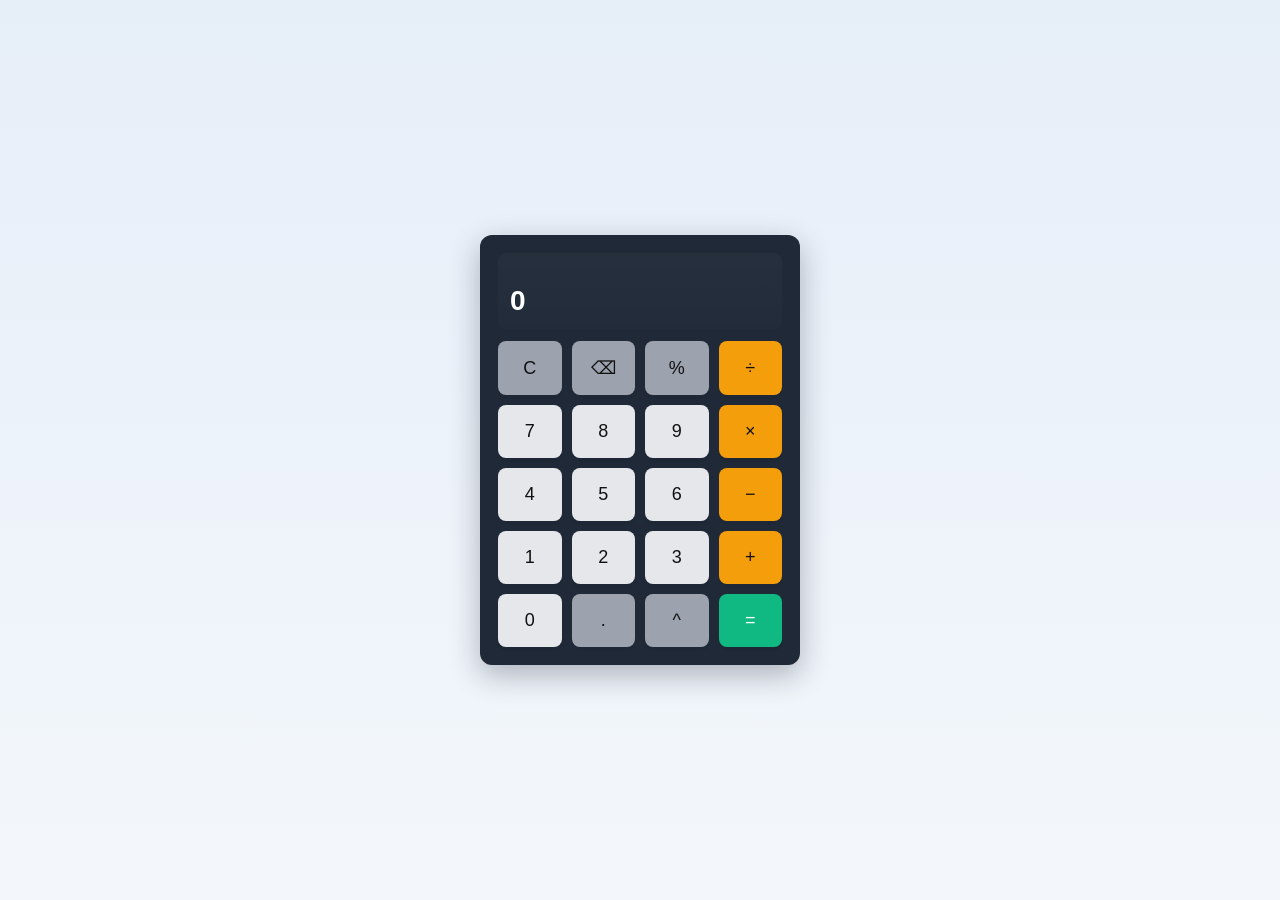
<file: index.html>
<!doctype html>
<html lang="en">
  <head>
    <meta charset="utf-8" />
    <meta name="viewport" content="width=device-width,initial-scale=1" />
    <title>Simple Calculator</title>
    <link rel="stylesheet" href="styles.css" />
  </head>
  <body>
    <div class="calculator">
      <div class="display" id="display">
        <div id="expression" class="expression"></div>
        <div id="result" class="result">0</div>
      </div>

      <div class="keys">
        <button class="key func" data-action="clear">C</button>
        <button class="key func" data-action="back">⌫</button>
        <button class="key func" data-action="percent">%</button>
        <button class="key op" data-action="/">÷</button>

        <button class="key" data-action="7">7</button>
        <button class="key" data-action="8">8</button>
        <button class="key" data-action="9">9</button>
        <button class="key op" data-action="*">×</button>

        <button class="key" data-action="4">4</button>
        <button class="key" data-action="5">5</button>
        <button class="key" data-action="6">6</button>
        <button class="key op" data-action="-">−</button>

        <button class="key" data-action="1">1</button>
        <button class="key" data-action="2">2</button>
        <button class="key" data-action="3">3</button>
        <button class="key op" data-action="+">+</button>

        <button class="key" data-action="0">0</button>
        <button class="key func" data-action=".">.</button>
        <button class="key func" data-action="power">^</button>
        <button class="key equals" data-action="=">=</button>
      </div>
    </div>

    <script src="calculator.js"></script>
  </body>
</html>
</file>
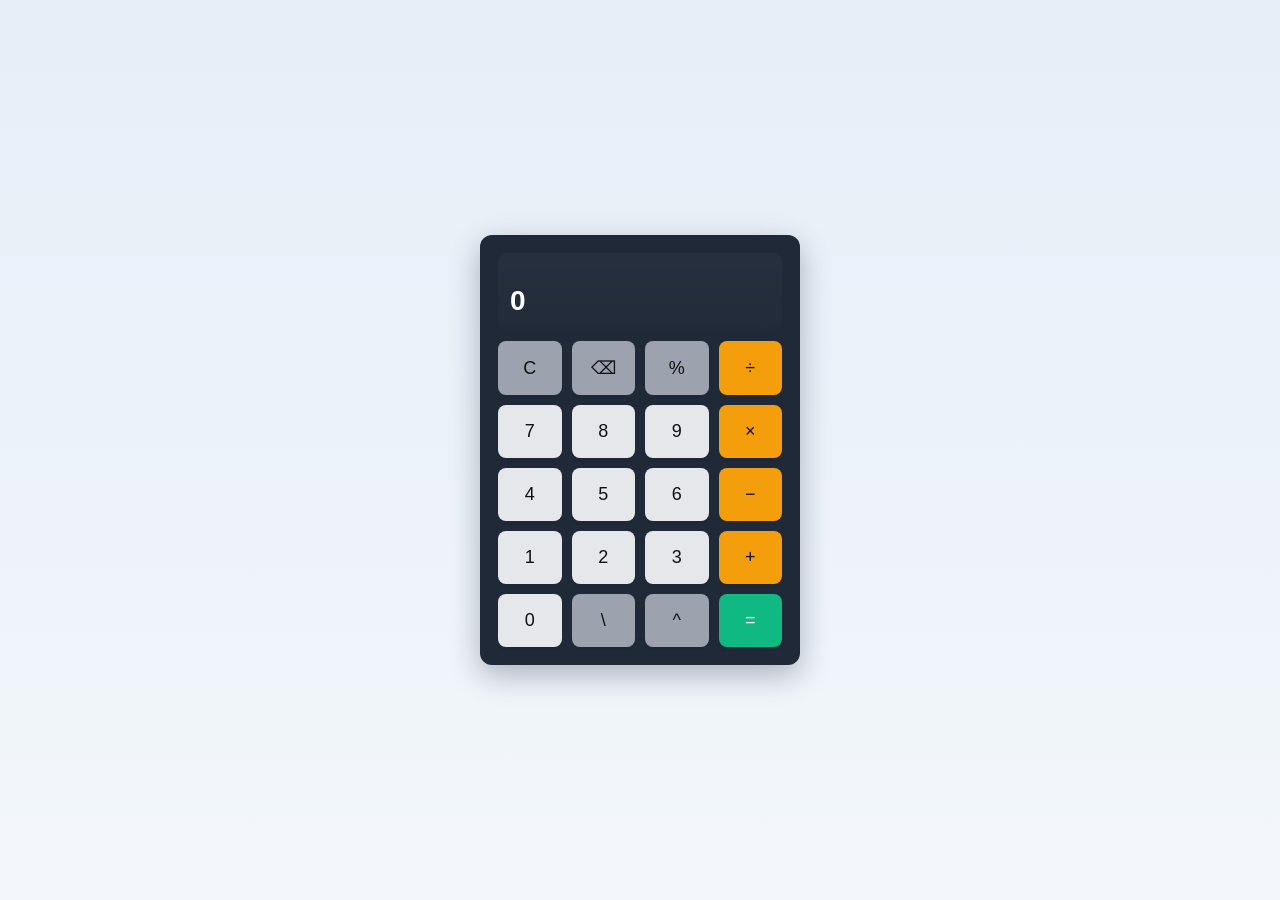
<file: 426_calculator.html>
<!doctype html>
<html lang="en">
  <head>
    <meta charset="utf-8" />
    <meta name="viewport" content="width=device-width,initial-scale=1" />
    <title>Simple Calculator</title>
    <link rel="stylesheet" href="styles.css" />
  </head>
  <body>
    <div class="calculator">
      <div class="display" id="display">
        <div id="expression" class="expression"></div>
        <div id="result" class="result">0</div>
      </div>

      <div class="keys">
        <button class="key func" data-action="clear">C</button>
        <button class="key func" data-action="back">⌫</button>
        <button class="key func" data-action="percent">%</button>
        <button class="key op" data-action="/">÷</button>

        <button class="key" data-action="7">7</button>
        <button class="key" data-action="8">8</button>
        <button class="key" data-action="9">9</button>
        <button class="key op" data-action="*">×</button>

        <button class="key" data-action="4">4</button>
        <button class="key" data-action="5">5</button>
        <button class="key" data-action="6">6</button>
        <button class="key op" data-action="-">−</button>

        <button class="key" data-action="1">1</button>
        <button class="key" data-action="2">2</button>
        <button class="key" data-action="3">3</button>
        <button class="key op" data-action="+">+</button>

        <button class="key" data-action="0">0</button>
        <button class="key func" data-action="\">\</button>
        <button class="key func" data-action="power">^</button>
        <button class="key equals" data-action="=">=</button>
      </div>
    </div>

    <script src="calculator.js"></script>
  </body>
</html>
</file>
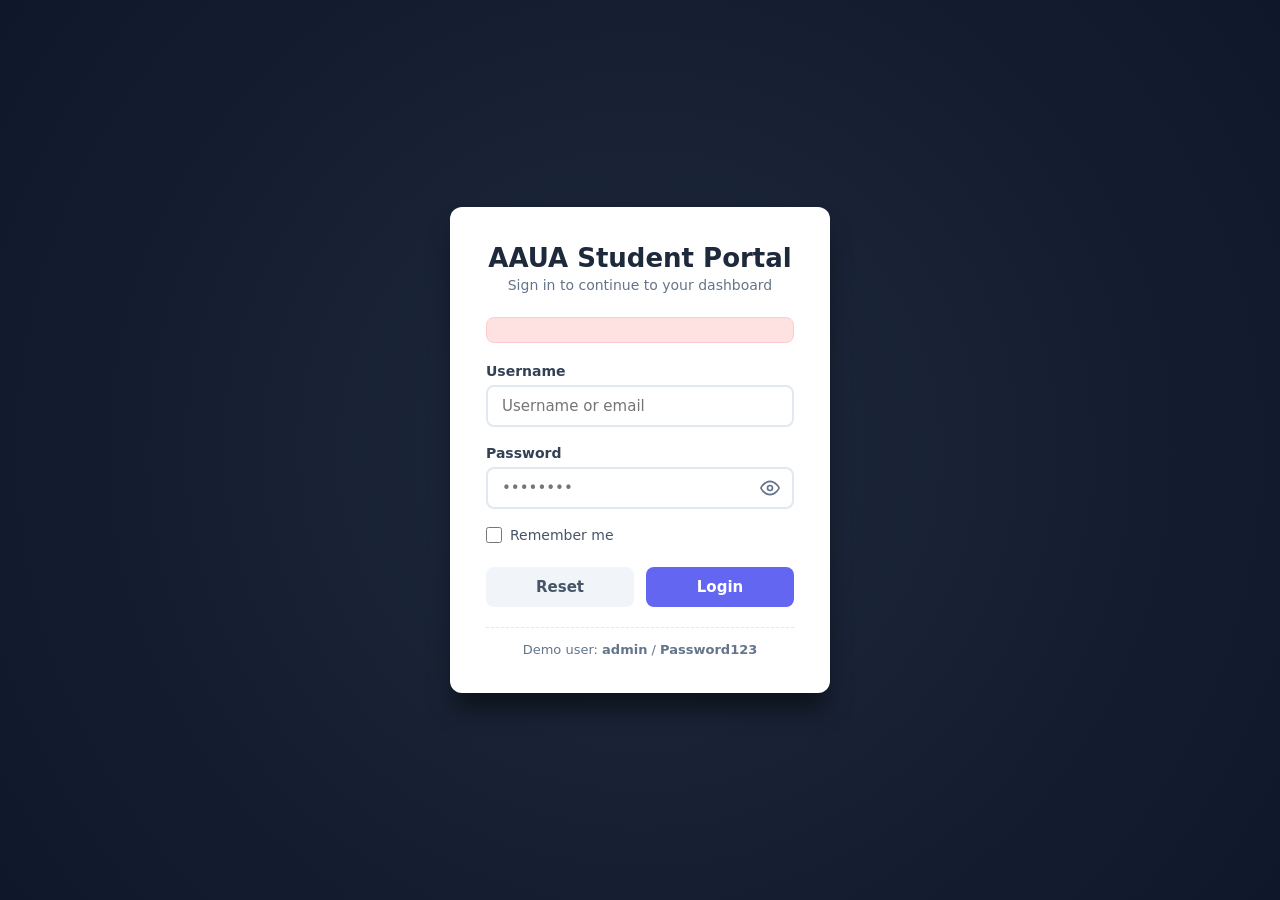
<file: login.html>
<!DOCTYPE html>
<html lang="en">
<head>
    <meta charset="UTF-8">
    <meta name="viewport" content="width=device-width, initial-scale=1.0">
    <title>AAUA Student Portal</title>
    <style>
        * { box-sizing: border-box; margin: 0; padding: 0; font-family: 'Inter', system-ui, sans-serif; }
        body { background: radial-gradient(circle at center, #1e293b, #0f172a); display: flex; justify-content: center; align-items: center; min-height: 100vh; padding: 16px; }
        .auth-container { background: #ffffff; padding: 36px; border-radius: 12px; box-shadow: 0 20px 25px -5px rgba(0,0,0,0.5); width: 100%; max-width: 380px; transition: all 0.3s ease; }
        
        /* Header Configurations */
        .auth-header { margin-bottom: 24px; text-align: center; }
        .auth-header h2 { color: #1e293b; font-size: 26px; font-weight: 700; }
        .auth-header p { color: #64748b; font-size: 14px; margin-top: 4px; }
        
        /* Input and Form Groups */
        .input-wrapper { margin-bottom: 18px; position: relative; }
        .input-wrapper label { display: block; margin-bottom: 6px; color: #334155; font-weight: 600; font-size: 14px; }
        .input-field { width: 100%; padding: 10px 14px; border: 2px solid #e2e8f0; border-radius: 8px; font-size: 15px; color: #1e293b; outline: none; transition: all 0.2s ease; }
        .input-field:focus { border-color: #6366f1; box-shadow: 0 0 0 3px rgba(99, 102, 241, 0.15); }
        
        .password-container { position: relative; display: flex; align-items: center; width: 100%; }
        .toggle-password { position: absolute; right: 14px; background: none; border: none; display: flex; align-items: center; justify-content: center; cursor: pointer; color: #64748b; padding: 0; transition: color 0.2s; }
        .toggle-password:hover { color: #6366f1; }
        .toggle-password svg { width: 20px; height: 20px; fill: none; stroke: currentColor; stroke-width: 2; stroke-linecap: round; stroke-linejoin: round; }
        
        .remember-wrapper { display: flex; align-items: center; gap: 8px; margin-bottom: 20px; cursor: pointer; user-select: none; }
        .remember-wrapper input { width: 16px; height: 16px; accent-color: #6366f1; cursor: pointer; }
        .remember-wrapper label { color: #475569; font-size: 14px; font-weight: 500; cursor: pointer; }

        .action-deck { display: flex; gap: 12px; margin-top: 24px; }
        .btn { flex: 1; padding: 11px; font-size: 15px; font-weight: 600; border: none; border-radius: 8px; cursor: pointer; transition: background-color 0.2s ease; }
        .btn-primary { background-color: #6366f1; color: #ffffff; }
        .btn-primary:hover { background-color: #4f46e5; }
        .btn-secondary { background-color: #f1f5f9; color: #475569; }
        .btn-secondary:hover { background-color: #e2e8f0; }
        
        /* Notifications & Alerts */
        .status-alert { padding: 12px; border-radius: 8px; margin-bottom: 20px; display: none; font-size: 14px; font-weight: 500; text-align: center; animation: fadeIn 0.3s ease; }
        .status-error { background-color: #fee2e2; color: #7f1d1d; border: 1px solid #fecaca; display: block; }
        .demo-hint { text-align: center; color: #64748b; font-size: 13px; margin-top: 20px; border-top: 1px dashed #e2e8f0; padding-top: 14px; }
        
        /* Dashboard Screen View (Hidden by Default) */
        .dashboard-view { display: none; text-align: left; animation: fadeIn 0.4s ease; }
        .dashboard-view h3 { color: #1e293b; font-size: 24px; font-weight: 700; margin-bottom: 8px; }
        .dashboard-view p { color: #475569; font-size: 15px; margin-bottom: 24px; line-height: 1.5; }
        .btn-logout { background-color: #ef4444; color: #ffffff; width: auto; padding: 10px 24px; display: inline-block; }
        .btn-logout:hover { background-color: #dc2626; }

        @keyframes fadeIn { from { opacity: 0; transform: translateY(-4px); } to { opacity: 1; transform: translateY(0); } }
    </style>
</head>
<body>

    <div class="auth-container">
        <div id="loginFormSection">
            <div class="auth-header">
                <h2>AAUA Student Portal</h2>
                <p>Sign in to continue to your dashboard</p>
            </div>
            
            <div id="errorBanner" class="status-alert status-error"></div>
            
            <form id="authForm">
                <div class="input-wrapper">
                    <label for="uid">Username</label>
                    <input type="text" id="uid" class="input-field" placeholder="Username or email">
                </div>
                <div class="input-wrapper">
                    <label for="uKey">Password</label>
                    <div class="password-container">
                        <input type="password" id="uKey" class="input-field" style="padding-right: 44px;" placeholder="••••••••">
                        <button type="button" class="toggle-password" id="passwordToggle" aria-label="Toggle password visibility">
                            <svg id="eyeIcon" viewBox="0 0 24 24">
                                <path d="M1 12s4-8 11-8 11 8 11 8-4 8-11 8-11-8-11-8z"></path>
                                <circle cx="12" cy="12" r="3"></circle>
                            </svg>
                        </button>
                    </div>
                </div>

                <div class="remember-wrapper">
                    <input type="checkbox" id="rememberMe">
                    <label for="rememberMe">Remember me</label>
                </div>

                <div class="action-deck">
                    <button type="button" class="btn btn-secondary" id="clearBtn">Reset</button>
                    <button type="submit" class="btn btn-primary">Login</button>
                </div>
                <div class="demo-hint">
                    Demo user: <strong>admin</strong> / <strong>Password123</strong>
                </div>
            </form>
        </div>

        <div id="dashboardSection" class="dashboard-view">
            <h3>Dashboard</h3>
            <p>Welcome to your student dashboard, <strong id="displayUser">student</strong>.</p>
            <button type="button" class="btn btn-logout" id="logoutBtn">Logout</button>
        </div>
    </div>

    <script>
        const loginFormSection = document.getElementById('loginFormSection');
        const dashboardSection = document.getElementById('dashboardSection');
        const gatekeeperForm = document.getElementById('authForm');
        const userField = document.getElementById('uid');
        const passField = document.getElementById('uKey');
        const rememberCheckbox = document.getElementById('rememberMe');
        const errorBanner = document.getElementById('errorBanner');
        const clearBtn = document.getElementById('clearBtn');
        const logoutBtn = document.getElementById('logoutBtn');
        const passwordToggle = document.getElementById('passwordToggle');
        const eyeIcon = document.getElementById('eyeIcon');
        const displayUser = document.getElementById('displayUser');

        const eyeOpenPath = `<path d="M1 12s4-8 11-8 11 8 11 8-4 8-11 8-11-8-11-8z"></path><circle cx="12" cy="12" r="3"></circle>`;
        const eyeClosedPath = `<path d="M17.94 17.94A10.07 10.07 0 0 1 12 20c-7 0-11-8-11-8a18.45 18.45 0 0 1 5.06-5.94M9.9 4.24A9.12 9.12 0 0 1 12 4c7 0 11 8 11 8a18.5 18.5 0 0 1-2.16 3.19m-6.72-1.07a3 3 0 1 1-4.24-4.24"></path><line x1="1" y1="1" x2="23" y2="23"></line>`;

        function triggerError(messageText) {
            errorBanner.textContent = messageText;
            errorBanner.style.display = 'block';
        }

        passwordToggle.addEventListener('click', function() {
            if (passField.type === 'password') {
                passField.type = 'text';
                eyeIcon.innerHTML = eyeClosedPath;
            } else {
                passField.type = 'password';
                eyeOpenPath;
                eyeIcon.innerHTML = eyeOpenPath;
            }
        });

        gatekeeperForm.addEventListener('submit', function(event) {
            event.preventDefault();
            const processUser = userField.value.trim();
            const processPass = passField.value.trim();

            errorBanner.style.display = 'none';

            if (!processUser || !processPass) {
                triggerError('All fields are required');
                return;
            }

            // Authentication Match Matrix
            if (processUser === 'admin' && processPass === 'Password123') {
                // Route user smoothly into the dashboard view interface
                displayUser.textContent = processUser;
                loginFormSection.style.display = 'none';
                dashboardSection.style.display = 'block';
            } else {
                triggerError('Invalid username or password.');
            }
        });

        // Reset configuration handler
        clearBtn.addEventListener('click', function() {
            gatekeeperForm.reset();
            errorBanner.style.display = 'none';
            passField.type = 'password';
            eyeIcon.innerHTML = eyeOpenPath;
            rememberCheckbox.checked = false;
        });

        // Logout state handler
        logoutBtn.addEventListener('click', function() {
            gatekeeperForm.reset();
            dashboardSection.style.display = 'none';
            loginFormSection.style.display = 'block';
            passField.type = 'password';
            eyeIcon.innerHTML = eyeOpenPath;
            rememberCheckbox.checked = false;
        });
    </script>
</body>
</html>
</file>
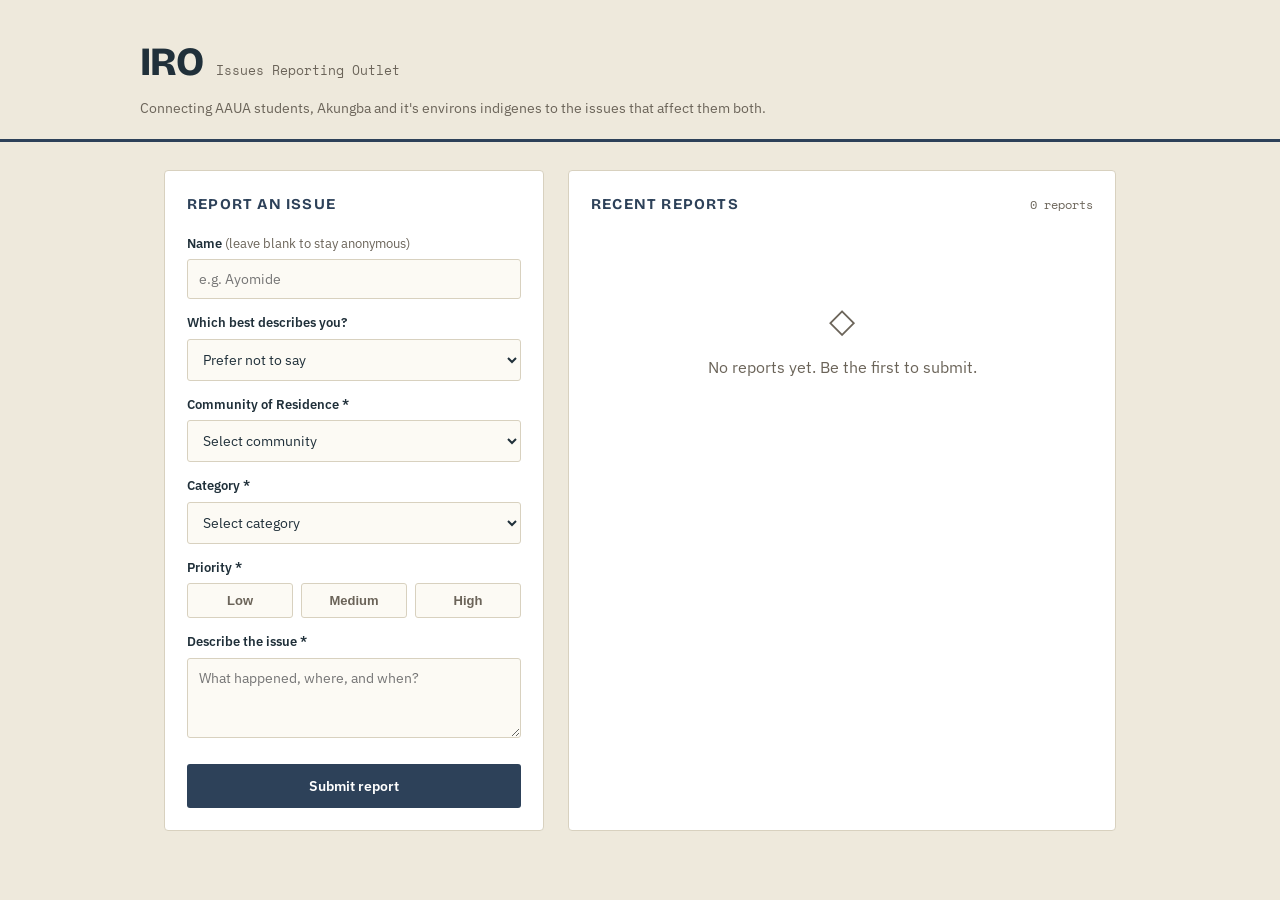
<file: Week 3 dev/IRO - Issues Reporting Outlet.html>
<!DOCTYPE html>
<html lang="en">
<head>
<meta charset="UTF-8">
<meta name="viewport" content="width=device-width, initial-scale=1.0">
<title>IRO — Issues Reporting Outlet</title>
<link rel="preconnect" href="https://fonts.googleapis.com">
<link href="https://fonts.googleapis.com/css2?family=Bricolage+Grotesque:wght@400;600;800&family=IBM+Plex+Sans:wght@400;500;600&family=Space+Mono:wght@400;700&display=swap" rel="stylesheet">
<style>
  :root{
    --ink:#20303A;
    --paper:#EEE9DC;
    --panel:#FFFFFF;
    --indigo:#2D4159;
    --gold:#C08A28;
    --clay:#A5432E;
    --sage:#5C7156;
    --line:#D8D1BF;
    --muted:#6B6459;
  }
  *{box-sizing:border-box;}
  body{
    margin:0;
    background:var(--paper);
    color:var(--ink);
    font-family:'IBM Plex Sans',sans-serif;
    line-height:1.5;
  }
  header{
    padding:32px 24px 20px;
    border-bottom:3px solid var(--indigo);
  }
  .brand{
    display:flex;
    align-items:baseline;
    gap:12px;
    max-width:1000px;
    margin:0 auto;
  }
  .brand h1{
    font-family:'Bricolage Grotesque',sans-serif;
    font-weight:800;
    font-size:clamp(28px,4vw,40px);
    margin:0;
    letter-spacing:-0.02em;
  }
  .brand span{
    font-family:'Space Mono',monospace;
    font-size:13px;
    color:var(--muted);
  }
  .tag{
    max-width:1000px;
    margin:6px auto 0;
    color:var(--muted);
    font-size:14px;
  }
  main{
    max-width:1000px;
    margin:0 auto;
    padding:28px 24px 60px;
    display:grid;
    grid-template-columns:380px 1fr;
    gap:24px;
  }
  @media (max-width:760px){
    main{grid-template-columns:1fr;}
  }
  .panel{
    background:var(--panel);
    border:1px solid var(--line);
    border-radius:4px;
    padding:22px;
  }
  .panel h2{
    font-family:'Bricolage Grotesque',sans-serif;
    font-size:15px;
    text-transform:uppercase;
    letter-spacing:0.08em;
    margin:0 0 18px;
    color:var(--indigo);
  }
  label{
    display:block;
    font-size:13px;
    font-weight:600;
    margin:14px 0 6px;
  }
  label .opt{
    font-weight:400;
    color:var(--muted);
    text-transform:none;
    letter-spacing:0;
  }
  input[type=text], select, textarea{
    width:100%;
    padding:10px 11px;
    border:1px solid var(--line);
    border-radius:3px;
    font-family:'IBM Plex Sans',sans-serif;
    font-size:14px;
    background:#FCFAF4;
    color:var(--ink);
  }
  textarea{resize:vertical;min-height:80px;}
  .priority-row{display:flex;gap:8px;margin-top:6px;}
  .priority-row button{
    flex:1;
    padding:9px 0;
    border:1px solid var(--line);
    background:#FCFAF4;
    border-radius:3px;
    font-size:13px;
    font-weight:600;
    cursor:pointer;
    color:var(--muted);
  }
  .priority-row button.active[data-p="Low"]{background:var(--sage);color:#fff;border-color:var(--sage);}
  .priority-row button.active[data-p="Medium"]{background:var(--gold);color:#fff;border-color:var(--gold);}
  .priority-row button.active[data-p="High"]{background:var(--clay);color:#fff;border-color:var(--clay);}
  .submit-btn{
    margin-top:20px;
    width:100%;
    padding:13px;
    background:var(--indigo);
    color:#fff;
    border:none;
    border-radius:3px;
    font-family:'IBM Plex Sans',sans-serif;
    font-weight:600;
    font-size:14px;
    cursor:pointer;
  }
  .submit-btn:hover{background:#233245;}
  .status-msg{
    margin-top:10px;
    font-size:13px;
    color:var(--sage);
    display:none;
  }
  .feed-header{
    display:flex;
    justify-content:space-between;
    align-items:baseline;
  }
  .count{
    font-family:'Space Mono',monospace;
    font-size:12px;
    color:var(--muted);
  }
  .empty-state{
    text-align:center;
    padding:60px 20px;
    color:var(--muted);
  }
  .empty-state .glyph{
    font-size:34px;
    margin-bottom:10px;
  }
  .report{
    border:1px solid var(--line);
    border-left:4px solid var(--indigo);
    border-radius:3px;
    padding:14px 16px;
    margin-bottom:12px;
    background:#FCFAF4;
  }
  .report.High{border-left-color:var(--clay);}
  .report.Medium{border-left-color:var(--gold);}
  .report.Low{border-left-color:var(--sage);}
  .report-top{
    display:flex;
    justify-content:space-between;
    gap:10px;
    align-items:flex-start;
  }
  .report-cat{
    font-weight:600;
    font-size:14px;
  }
  .badge{
    font-family:'Space Mono',monospace;
    font-size:11px;
    font-weight:700;
    padding:3px 8px;
    border-radius:10px;
    color:#fff;
    white-space:nowrap;
  }
  .badge.High{background:var(--clay);}
  .badge.Medium{background:var(--gold);}
  .badge.Low{background:var(--sage);}
  .report-body{
    font-size:14px;
    margin:8px 0;
    color:var(--ink);
  }
  .report-meta{
    display:flex;
    justify-content:space-between;
    font-size:12px;
    color:var(--muted);
    font-family:'Space Mono',monospace;
    margin-top:6px;
  }
</style>
</head>
<body>

<header>
  <div class="brand">
    <h1>IRO</h1>
    <span>Issues Reporting Outlet</span>
  </div>
  <p class="tag">Connecting AAUA students, Akungba and it's environs indigenes to the issues that affect them both.</p>
</header>

<main>
  <section class="panel">
    <h2>Report an issue</h2>
    <form id="reportForm">
      <label>Name <span class="opt">(leave blank to stay anonymous)</span></label>
      <input type="text" id="name" placeholder="e.g. Ayomide">

      <label>Which best describes you?</label>
      <select id="respondentType">
        <option value="">Prefer not to say</option>
        <option>AAUA Student</option>
        <option>Indigene</option>
      </select>

      <label>Community of Residence *</label>
      <select id="community" required>
        <option value="">Select community</option>
        <option>Ayegunle</option>
        <option>Akungba</option>
        <option>Etioro</option>
        <option>Iwaro</option>
      </select>

      <label>Category *</label>
      <select id="category" required>
        <option value="">Select category</option>
        <option>Water Scarcity</option>
        <option>Security / Harassment</option>
        <option>Poor Electricity Supply</option>
        <option>Hike in Rent</option>
        <option>Poor Roads</option>
        <option>Other</option>
      </select>

      <label>Priority *</label>
      <div class="priority-row" id="priorityRow">
        <button type="button" data-p="Low">Low</button>
        <button type="button" data-p="Medium">Medium</button>
        <button type="button" data-p="High">High</button>
      </div>

      <label>Describe the issue *</label>
      <textarea id="description" required placeholder="What happened, where, and when?"></textarea>

      <button type="submit" class="submit-btn">Submit report</button>
      <p class="status-msg" id="statusMsg">Report submitted. Thank you.</p>
    </form>
  </section>

  <section class="panel">
    <div class="feed-header">
      <h2>Recent reports</h2>
      <span class="count" id="reportCount">0 reports</span>
    </div>
    <div id="feed"></div>
  </section>
</main>

<script>
  const STORAGE_KEY = "iro_reports";
  let selectedPriority = null;

  function escapeHtml(str){
    return String(str)
      .replace(/&/g, "&amp;")
      .replace(/</g, "&lt;")
      .replace(/>/g, "&gt;")
      .replace(/"/g, "&quot;")
      .replace(/'/g, "&#039;");
  }

  document.getElementById('priorityRow').addEventListener('click', (e) => {
    if (e.target.tagName !== 'BUTTON') return;
    document.querySelectorAll('#priorityRow button').forEach(b => b.classList.remove('active'));
    e.target.classList.add('active');
    selectedPriority = e.target.dataset.p;
  });

  function getReports(){
    try{
      return JSON.parse(localStorage.getItem(STORAGE_KEY)) || [];
    }catch(e){
      return [];
    }
  }

  function saveReports(reports){
    localStorage.setItem(STORAGE_KEY, JSON.stringify(reports));
  }

  function renderFeed(){
    const reports = getReports().slice().sort((a,b) => new Date(b.timestamp) - new Date(a.timestamp));
    const feed = document.getElementById('feed');
    document.getElementById('reportCount').textContent = reports.length + (reports.length === 1 ? " report" : " reports");

    if(reports.length === 0){
      feed.innerHTML = `<div class="empty-state"><div class="glyph">◇</div>No reports yet. Be the first to submit.</div>`;
      return;
    }

    feed.innerHTML = reports.map(r => `
      <div class="report ${escapeHtml(r.priority)}">
        <div class="report-top">
          <span class="report-cat">${escapeHtml(r.category)} — ${escapeHtml(r.community)}</span>
          <span class="badge ${escapeHtml(r.priority)}">${escapeHtml(r.priority)}</span>
        </div>
        <div class="report-body">${escapeHtml(r.description)}</div>
        <div class="report-meta">
          <span>${escapeHtml(r.name)} · ${escapeHtml(r.respondentType || 'Not specified')}</span>
          <span>${new Date(r.timestamp).toLocaleString()}</span>
        </div>
      </div>
    `).join('');
  }

  document.getElementById('reportForm').addEventListener('submit', (e) => {
    e.preventDefault();

    const community = document.getElementById('community').value;
    const category = document.getElementById('category').value;
    const description = document.getElementById('description').value.trim();

    if(!community || !category || !description || !selectedPriority){
      alert('Please fill in community, category, priority and a description before submitting.');
      return;
    }

    const nameField = document.getElementById('name').value.trim();
    const respondentType = document.getElementById('respondentType').value;

    const report = {
      name: nameField === '' ? 'Anonymous' : nameField,
      respondentType: respondentType === '' ? 'Not specified' : respondentType,
      community,
      category,
      priority: selectedPriority,
      description,
      timestamp: new Date().toISOString()
    };

    const reports = getReports();
    reports.push(report);
    saveReports(reports);

    document.getElementById('reportForm').reset();
    document.getElementById('respondentType').value = '';
    document.querySelectorAll('#priorityRow button').forEach(b => b.classList.remove('active'));
    selectedPriority = null;

    const status = document.getElementById('statusMsg');
    status.style.display = 'block';
    setTimeout(() => status.style.display = 'none', 2500);

    renderFeed();
  });

  renderFeed();
</script>

</body>
</html>
</file>
<file: styles.css>
/* Simple calculator styling */
:root {
  --bg: #f3f4f6;
  --panel: #1f2937;
  --key: #e5e7eb;
  --op: #f59e0b;
  --func: #9ca3af;
  --accent: #10b981;
}

* {
  box-sizing: border-box;
  font-family: Inter, Segoe UI, Arial, sans-serif;
}

body {
  display: flex;
  align-items: center;
  justify-content: center;
  height: 100vh;
  margin: 0;
  background: linear-gradient(180deg, #e6eef8, #f3f7fb);
}

.calculator {
  width: 320px;
  background: var(--panel);
  border-radius: 12px;
  padding: 18px;
  box-shadow: 0 10px 30px rgba(15, 23, 42, .3);
  color: #fff;
}

.display {
  background: linear-gradient(180deg, rgba(255, 255, 255, .03), rgba(255, 255, 255, .01));
  border-radius: 8px;
  padding: 14px 12px;
  margin-bottom: 12px;
  min-height: 74px;
}

.expression {
  color: #cbd5e1;
  font-size: 14px;
  height: 20px;
  overflow: hidden;
  white-space: nowrap;
  text-overflow: ellipsis;
}

.result {
  font-size: 28px;
  font-weight: 600;
  line-height: 1;
  word-break: break-all;
}

.keys {
  display: grid;
  grid-template-columns: repeat(4, 1fr);
  gap: 10px;
}

.key {
  padding: 16px;
  border-radius: 8px;
  border: 0;
  background: var(--key);
  color: #111;
  font-size: 18px;
  cursor: pointer;
  box-shadow: 0 4px rgba(0, 0, 0, .04);
}

.key:active {
  transform: translateY(1px);
}

.key.op {
  background: var(--op);
  color: #111;
}

.key.func {
  background: var(--func);
  color: #111;
}

.key.equals {
  grid-column: 4/5;
  background: var(--accent);
  color: #fff;
}

@media (max-width: 360px) {
  .calculator {
    width: 92vw;
    padding: 12px;
  }
  .key {
    padding: 12px;
    font-size: 16px;
  }
}
</file>
